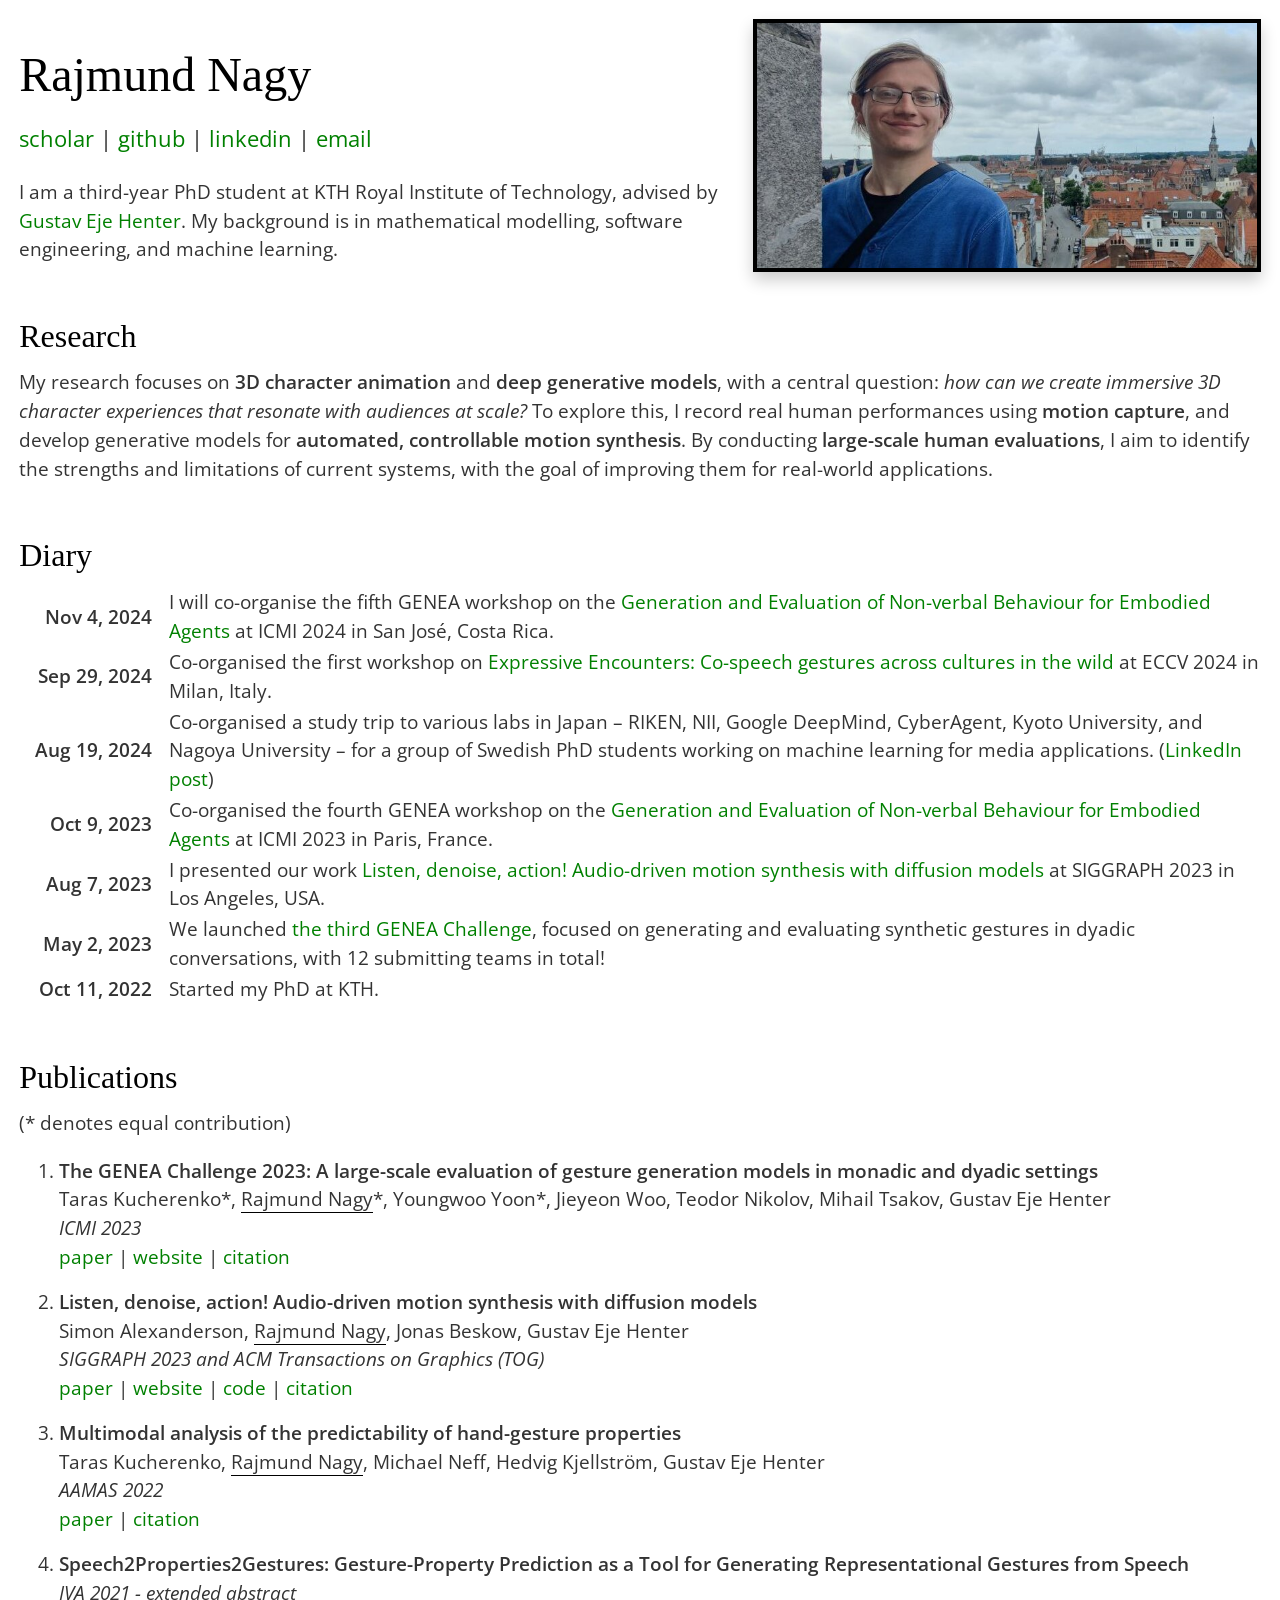
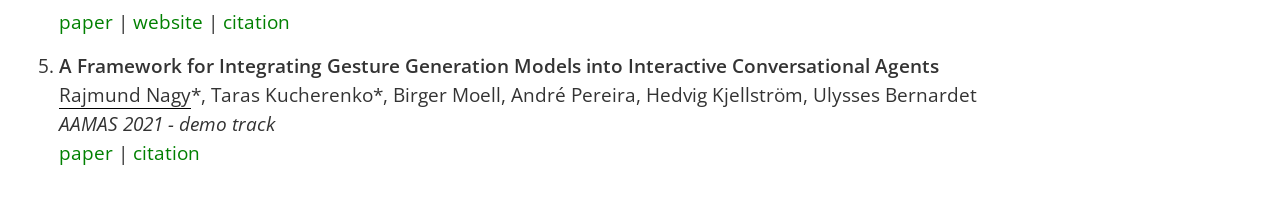
<file: index.html>
<!DOCTYPE html>
<html>

<head>
	<meta name="viewport" content="width=device-width, initial-scale=1.0">
	<link rel="stylesheet" href="style.css">
	<title>Rajmund Nagy</title>
</head>

<body>
	<div class="prof_pic_container">
		<img src="assets/prof_pic.jpeg" alt="Profile Picture" class="prof_pic">
	</div>
	<!-- <img id="prof_pic_conmt" src="assets/prof_pic.jpeg" alt="Rajmund Nagy"> -->

	<h1>Rajmund Nagy</h1>

	<h3>
		<a href="https://scholar.google.com/citations?user=Lm-asRsAAAAJ">scholar</a>
		| <a href="https://github.com/nagyrajmund">github</a>
		| <a href="https://www.linkedin.com/in/rajmundn/">linkedin</a>
		| <a href="mailto:rajmundn@kth.se">email</a>
	</h3>

	<p>
		I am a third-year PhD student at KTH Royal Institute of Technology, advised by <a
			href="https://people.kth.se/~ghe/">Gustav Eje Henter</a>. My background is in mathematical modelling,
		software engineering, and machine learning.
	</p>

	<!--<p>-->
	<!--I am interested in deep learning research, with a recent focus on foundation models. In my past work, I have enjoyed forays into noisy data learning, graph ML, neuro-symbolic AI, and program analysis.-->
	<!--</p>-->
	<h2>Research</h2>

	My research focuses on <b>3D character animation</b> and <b>deep generative models</b>, with a central question:
	<i>how can we create
		immersive 3D character experiences that resonate with audiences at scale?</i> To explore this, I record real
	human performances using
	<b>motion
		capture</b>, and develop generative models for <b>automated,
		controllable
		motion synthesis</b>. By conducting <b>large-scale human evaluations</b>, I aim to identify the strengths and
	limitations of current systems, with the goal of improving them for real-world applications.

	<h2>Diary</h2>

	<table class="responsive-table">

		<tr>
			<th>Nov 4, 2024</th>
			<td>I will co-organise the fifth GENEA workshop on the <a
					href="https://genea-workshop.github.io/2024/workshop/">Generation and Evaluation of Non-verbal
					Behaviour for Embodied Agents</a> at ICMI 2024 in San José, Costa Rica.</td>
		</tr>

		<tr>
			<th><span style="white-space: nowrap;">Sep 29, 2024</span></th>
			<td>Co-organised the first workshop on <a
					href="https://expressive-encounters-workshop.github.io/2024/">Expressive Encounters: Co-speech
					gestures across cultures in the wild</a> at ECCV 2024 in Milan, Italy.</td>
		</tr>

		<tr>
			<th><span style="white-space: nowrap;">Aug 19, 2024</span></th>
			<td>Co-organised a study trip to various labs in Japan – RIKEN, NII, Google DeepMind, CyberAgent, Kyoto
				University, and Nagoya University – for a group of Swedish PhD students working on machine learning for
				media applications. (<a
					href="https://www.linkedin.com/posts/wara-media-and-language_ai-wasp-waraml-activity-7239528164467634177-AymE">LinkedIn
					post</a>)</td>
		</tr>


		<tr>
			<th>Oct 9, 2023</th>
			<td>Co-organised the fourth GENEA workshop on the <a
					href="https://genea-workshop.github.io/2024/workshop/">Generation and Evaluation of Non-verbal
					Behaviour for Embodied Agents</a> at ICMI 2023 in Paris, France.</td>
		</tr>

		<tr>
			<th>Aug 7, 2023</th>
			<td>I presented our work <a href="https://www.speech.kth.se/research/listen-denoise-action/">Listen,
					denoise, action! Audio-driven motion synthesis with diffusion models</a> at SIGGRAPH 2023 in Los
				Angeles, USA.</td>
		</tr>

		<tr>
			<th>May 2, 2023</th>
			<td>We launched <a href="https://genea-workshop.github.io/2023/challenge/">the third GENEA Challenge</a>,
				focused on generating and evaluating synthetic gestures in dyadic conversations, with 12 submitting
				teams in total!</td>
		</tr>

		<tr>
			<th>Oct 11, 2022</th>
			<td>Started my PhD at KTH.</td>
		</tr>

	</table>


	<!--<h2>pre-prints</h2>-->
	<!---->
	<!--(* denotes equal contribution)-->

	<!--<ol>-->


	<!--</ol>-->


	<h2>Publications</h2>

	(* denotes equal contribution)

	<ol>
		<li>
			<b>The GENEA Challenge 2023: A large-scale evaluation of gesture generation models in monadic and dyadic
				settings</b><br>
			Taras Kucherenko*, <u>Rajmund Nagy</u>*, Youngwoo Yoon*, Jieyeon Woo, Teodor Nikolov, Mihail Tsakov, Gustav
			Eje
			Henter<br>
			<i>ICMI 2023</i><br>

			<a href="https://arxiv.org/abs/2308.12646">paper</a>
			| <a href="https://svito-zar.github.io/GENEAchallenge2023/">website</a>
			| <a href="assets/2023_genea/cite.txt">citation</a>
		</li>

		<li>
			<b>Listen, denoise, action! Audio-driven motion synthesis with diffusion models</b><br>
			Simon Alexanderson, <u>Rajmund Nagy</u>, Jonas Beskow, Gustav Eje Henter<br>
			<i>SIGGRAPH 2023 and ACM Transactions on Graphics (TOG)</i><br>

			<a href="https://arxiv.org/abs/2211.09707">paper</a>
			| <a href="https://www.speech.kth.se/research/listen-denoise-action/">website</a>
			| <a href="https://github.com/simonalexanderson/ListenDenoiseAction">code</a>
			| <a href="assets/2023_lda/cite.txt">citation</a>
		</li>

		<li>
			<b>Multimodal analysis of the predictability of hand-gesture properties</b><br>
			Taras Kucherenko, <u>Rajmund Nagy</u>, Michael Neff, Hedvig Kjellström, Gustav Eje Henter<br>
			<i>AAMAS 2022</i><br>

			<a href="https://arxiv.org/abs/2108.05762">paper</a>
			| <a href="assets/2022_properties/cite.txt">citation</a>
		</li>

		<li>
			<b>Speech2Properties2Gestures: Gesture-Property Prediction as a Tool for Generating Representational
				Gestures from Speech</b><br>
			<i>IVA 2021 - extended abstract</i><br>

			<a href="https://arxiv.org/abs/2106.14736">paper</a>
			| <a href="https://svito-zar.github.io/speech2properties2gestures/">website</a>
			| <a href="assets/2021_s2p2g/cite.txt">citation</a>
		</li>


		<li>
			<b>A Framework for Integrating Gesture Generation Models into Interactive Conversational Agents</b><br>
			<u>Rajmund Nagy</u>*, Taras Kucherenko*, Birger Moell, André Pereira, Hedvig Kjellström, Ulysses
			Bernardet<br>
			<i>AAMAS 2021 - demo track</i><br>

			<a href="https://arxiv.org/abs/2102.12302">paper</a>
			| <a href="assets/2023_lda/cite.txt">citation</a>
		</li>

	</ol>

</body>

</html>
</file>
<file: style.css>
@import url('https://fonts.googleapis.com/css2?family=Open+Sans:ital,wght@0,300;0,400;0,500;0,600;0,700;0,800;1,300;1,400;1,500;1,600;1,700;1,800&display=swap');

body {
	color: #333;
	font-family: "Open Sans", sans-serif;
	line-height: 1.5;
	max-width: 1280px;
	margin: auto;
	padding: 1em;
	font-size: larger;
}

.prof_pic_container {
	float: right;
	padding-left: 30px;
	margin-bottom: 20px;
}

.prof_pic {}

.prof_pic_container img {
	float: right;
	width: 500px;
	/* border-radius: 50%; */
	/* Makes the container circular */
	/* overflow: hidden; */
	/* Ensures the image stays within the circle */
	border: 4px solid transparent;
	background: black border-box;
	/* Gradient frame */
	display: flex;
	justify-content: center;
	align-items: center;
	box-shadow: 0 8px 15px rgba(0, 0, 0, 0.2);
	/* Adds depth */
}

#profile_pic {
	float: right;
	width: 500px;
	padding-left: 30px;
}

table {
	width: 100%;
	border-collapse: collapse;
	margin-bottom: 20px;
}

.responsive-table {
	width: 100%;
	overflow-x: auto;
}

h1,
h2 {
	color: #000;
	font-family: Palatino, "Palatino Linotype", "Palatino LT STD", "Book Antiqua", Cambria, Georgia, serif;
	font-weight: normal;
}

h1 {
	font-size: 3rem;
	margin-top: 2.0rem;
	margin-bottom: 1.0rem;
	line-height: 1.0;
}

h2 {
	font-size: 2rem;
	margin-top: 3rem;
	margin-bottom: 0.5rem;
}

h3 {
	font-weight: normal;
}

th {
	padding: 0 1rem;
	text-align: right;
	font-weight: 600;
}

li {
	margin: 1rem 0;
}

a {
	color: green;
	text-decoration: none;
}

a:active,
a:focus,
a:hover {
	border-bottom: solid 2px;
}

a:visited {
	color: green;
}

u {
	text-decoration: none;
	border-bottom: 1px solid black;
}

b {
	font-weight: 600;
}

footer {
	margin-top: 3rem;
	color: #888;
	font-size: 0.9rem;
	text-align: center;
}

@media screen and (max-width: 600px) {
	h1 {
		font-size: 1.5rem;
	}

	h3 {
		font-size: 0.9rem;
	}

	p,
	li {
		font-size: 0.9rem;
	}

	th,
	td {
		display: block;
		width: 100%;
		box-sizing: border-box;
	}

	th {
		text-align: left;
	}

	.prof_pic {
		width: 100px;
		height: 100px;
	}

	.responsive-table {
		display: block;
		overflow-x: auto;
	}
}
</file>
